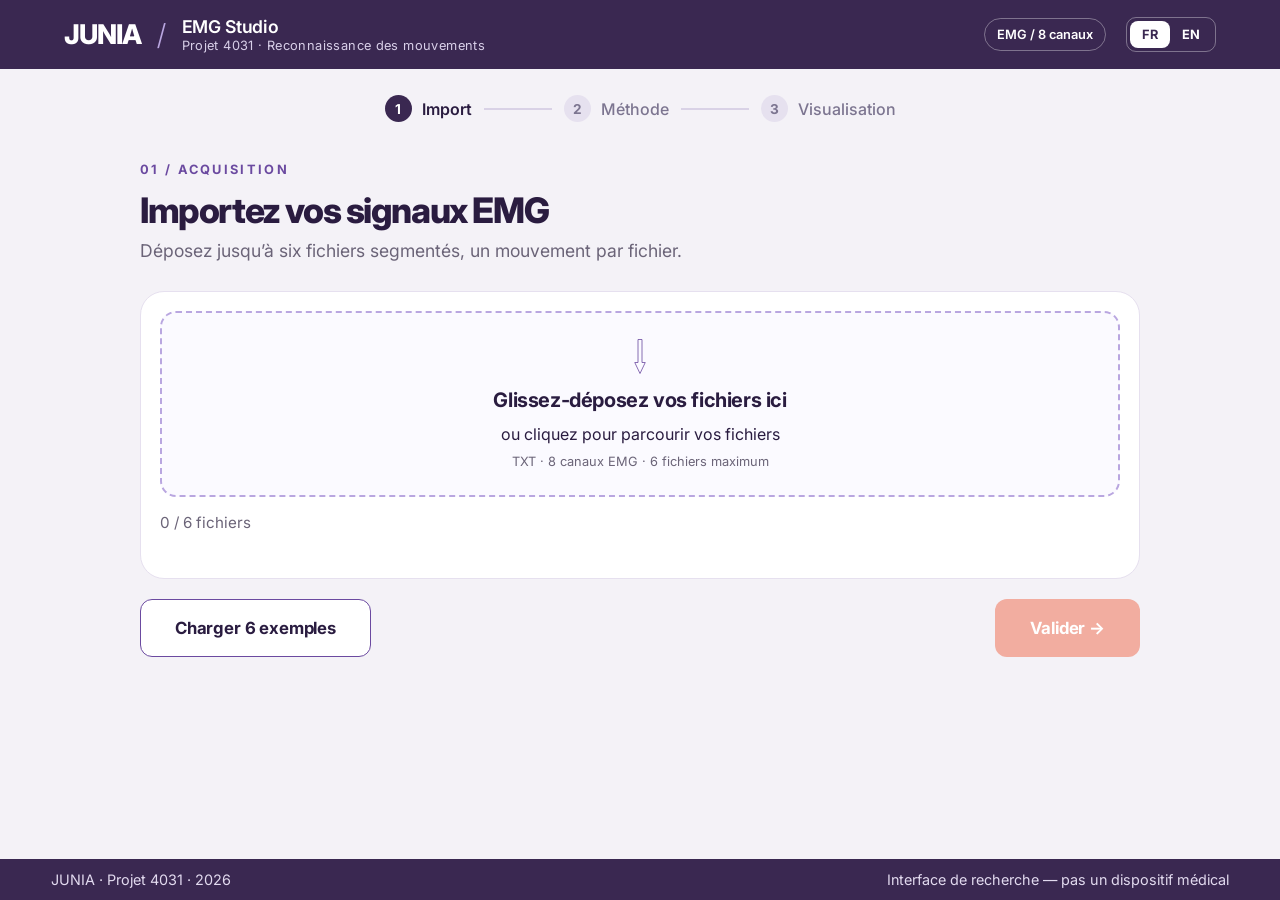
<file: index.html>
<!DOCTYPE html>
<html lang="fr">
<head>
  <meta charset="UTF-8">
  <meta name="viewport" content="width=device-width, initial-scale=1">
  <title>EMG Studio – Import</title>
  <link rel="preconnect" href="https://fonts.googleapis.com">
  <link rel="preconnect" href="https://fonts.gstatic.com" crossorigin>
  <link href="https://fonts.googleapis.com/css2?family=Inter:wght@400;500;600;700;800&display=swap" rel="stylesheet">
  <link rel="stylesheet" href="style.css">
</head>
<body>
  <div class="page">

    <header class="header">
      <div class="brand">
        <span class="brand__logo">JUNIA</span>
        <span class="brand__sep" aria-hidden="true">/</span>
        <div class="brand__text">
          <strong>EMG Studio</strong>
          <span data-i18n="subtitle">Projet 4031 · Reconnaissance des mouvements</span>
        </div>
      </div>

      <div class="header__tools">
        <span class="pill" data-i18n="channels">EMG / 8 canaux</span>
        <div class="lang" role="group" aria-label="Langue">
          <button type="button" class="lang__btn" data-lang="fr" aria-pressed="true">FR</button>
          <button type="button" class="lang__btn" data-lang="en" aria-pressed="false">EN</button>
        </div>
      </div>
    </header>

    <main class="main">
      <ol class="stepper" aria-label="Étapes">
        <li class="step step--active" aria-current="step">
          <span class="step__circle">1</span><span data-i18n="step1">Import</span>
        </li>
        <li class="step__line" aria-hidden="true"></li>
        <li class="step">
          <span class="step__circle">2</span><span data-i18n="step2">Méthode</span>
        </li>
        <li class="step__line" aria-hidden="true"></li>
        <li class="step">
          <span class="step__circle">3</span><span data-i18n="step3">Visualisation</span>
        </li>
      </ol>

      <section class="content">
        <p class="eyebrow" data-i18n="eyebrow">01 / Acquisition</p>
        <h1 class="title" data-i18n="title">Importez vos signaux EMG</h1>
        <p class="lead" data-i18n="lead">Déposez jusqu’à six fichiers segmentés, un mouvement par fichier.</p>

        <div class="card">
          <div class="dropzone" id="dropzone" role="button" tabindex="0">
            <svg class="dropzone__icon" viewBox="0 0 24 70" aria-hidden="true">
              <path d="M8 1h8v46h6.5L12 69 1.5 47H8z" fill="none" stroke="currentColor" stroke-width="1.6" stroke-linejoin="round"/>
            </svg>
            <p class="dropzone__title" data-i18n="dropTitle">Glissez-déposez vos fichiers ici</p>
            <p class="dropzone__sub" data-i18n="dropSub">ou cliquez pour parcourir vos fichiers</p>
            <p class="dropzone__hint" data-i18n="dropHint">TXT · 8 canaux EMG · 6 fichiers maximum</p>
            <input type="file" id="fileInput" accept=".txt,text/plain" multiple hidden>
          </div>

          <div class="card__status">
            <p class="counter" id="counter" aria-live="polite">0 / 6 fichiers</p>
            <ul class="file-list" id="fileList"></ul>
          </div>
          <p class="message" id="message" role="alert"></p>
        </div>

        <div class="actions">
          <button type="button" class="btn btn--outline" id="exampleBtn" data-i18n="examples">Charger 6 exemples</button>
          <button type="button" class="btn btn--primary" id="validateBtn" disabled>
            <span data-i18n="validate">Valider</span> <span aria-hidden="true">→</span>
          </button>
        </div>
      </section>
    </main>

    <footer class="footer">
      <span>JUNIA · Projet 4031 · 2026</span>
      <span data-i18n="disclaimer">Interface de recherche — pas un dispositif médical</span>
    </footer>
  </div>

  <script src="storage.js"></script>
  <script src="import.js"></script>
</body>
</html>
</file>
<file: style.css>
:root {
  --purple-dark: #3a2851;
  --purple: #6b4aa0;
  --purple-soft: #b9a6e0;
  --ink: #2a1c40;
  --muted: #6b6478;
  --orange: #ee6c4d;
  --orange-disabled: #f2ada0;
  --bg: #f4f2f7;
  --line: #d9d2e6;
}

*, *::before, *::after { box-sizing: border-box; }

body {
  margin: 0;
  background: var(--bg);
  color: var(--ink);
  font-family: "Inter", system-ui, sans-serif;
}

.page { min-height: 100vh; display: flex; flex-direction: column; }

/* ---------- Header ---------- */
.header {
  display: flex;
  align-items: center;
  justify-content: space-between;
  gap: 16px;
  min-height: 69px;
  padding: 8px 64px;
  background: var(--purple-dark);
  color: #fff;
}
.brand { display: flex; align-items: center; gap: 16px; }
.brand__logo { font-size: 1.7rem; font-weight: 800; letter-spacing: -.04em; }
.brand__sep { font-size: 1.8rem; font-weight: 300; color: var(--purple-soft); }
.brand__text { display: flex; flex-direction: column; line-height: 1.25; }
.brand__text strong { font-size: 1.1rem; font-weight: 600; letter-spacing: -.01em; }
.brand__text span { font-size: .8rem; color: #d8cfe8; letter-spacing: .03em; }

.header__tools { display: flex; align-items: center; gap: 20px; }
.pill {
  padding: 8px 12px;
  border: 1px solid rgba(255,255,255,.35);
  border-radius: 999px;
  font-size: .8rem;
  font-weight: 600;
  white-space: nowrap;
}
.lang {
  display: flex;
  padding: 3px;
  border: 1px solid rgba(255,255,255,.35);
  border-radius: 10px;
}
.lang__btn {
  padding: 6px 12px;
  border: 0;
  border-radius: 8px;
  background: transparent;
  color: #fff;
  font: inherit;
  font-size: .8rem;
  font-weight: 700;
  cursor: pointer;
}
.lang__btn[aria-pressed="true"] { background: #fff; color: var(--purple-dark); }
.lang__btn:focus-visible { outline: 2px solid var(--purple-soft); outline-offset: 2px; }

/* ---------- Stepper ---------- */
.main { flex: 1; padding: 26px 24px 48px; }

.stepper {
  list-style: none;
  margin: 0 auto;
  padding: 0;
  display: flex;
  align-items: center;
  justify-content: center;
  gap: 12px;
  color: #7c7590;
  font-weight: 500;
}
.step { display: flex; align-items: center; gap: 10px; }
.step__circle {
  width: 27px; height: 27px;
  display: grid; place-items: center;
  border-radius: 50%;
  background: #e6e1ef;
  color: #7c7590;
  font-size: .85rem;
  font-weight: 700;
}
.step--active { color: var(--ink); font-weight: 600; }
.step--active .step__circle { background: var(--purple-dark); color: #fff; }
.step__line { width: 68px; height: 2px; background: var(--line); }

/* ---------- Contenu ---------- */
.content { max-width: 1000px; margin: 40px auto 0; }

.eyebrow {
  margin: 0 0 14px;
  color: var(--purple);
  font-size: .8rem;
  font-weight: 700;
  letter-spacing: .18em;
  text-transform: uppercase;
}
.title {
  margin: 0 0 10px;
  font-size: 2.2rem;
  font-weight: 800;
  letter-spacing: -.04em;
  line-height: 1.1;
}
.lead { margin: 0 0 30px; color: var(--muted); font-size: 1.1rem; }

/* ---------- Carte + dropzone ---------- */
.card {
  padding: 19px;
  background: #fff;
  border: 1px solid #e6e0ef;
  border-radius: 24px;
}
.dropzone {
  display: flex;
  flex-direction: column;
  align-items: center;
  justify-content: center;
  min-height: 186px;
  padding: 24px;
  border: 2px dashed var(--purple-soft);
  border-radius: 16px;
  background: #fbfaff;
  text-align: center;
  cursor: pointer;
  transition: background-color .15s, border-color .15s;
}
.dropzone:hover,
.dropzone.is-dragover { background: #f3eefc; border-color: var(--purple); }
.dropzone:focus-visible { outline: 3px solid var(--purple); outline-offset: 3px; }

.dropzone__icon { width: 12px; height: 35px; margin-bottom: 14px; color: var(--purple); }
.dropzone__title { margin: 0 0 12px; font-size: 1.25rem; font-weight: 700; letter-spacing: -.02em; color: var(--ink); }
.dropzone__sub { margin: 0 0 10px; font-size: 1rem; }
.dropzone__hint { margin: 0; color: var(--muted); font-size: .8rem; }

.card__status {
  display: flex;
  align-items: center;
  flex-wrap: wrap;
  gap: 8px 16px;
  margin-top: 16px;
}
.counter { margin: 0; color: var(--muted); font-size: .95rem; }

.file-list { list-style: none; margin: 0; padding: 0; display: flex; flex-wrap: wrap; gap: 8px; }
.file-list__item {
  display: flex;
  align-items: center;
  gap: 8px;
  padding: 4px 6px 4px 12px;
  border-radius: 999px;
  background: #efeaf8;
  font-size: .85rem;
}
.file-list__remove {
  width: 22px; height: 22px;
  border: 0; border-radius: 50%;
  background: var(--purple-dark); color: #fff;
  font-size: .95rem; line-height: 1; cursor: pointer;
}
.file-list__remove:focus-visible { outline: 2px solid var(--orange); outline-offset: 2px; }

.message { margin: 10px 0 0; min-height: 1.2em; color: #c2410c; font-size: .9rem; }

/* ---------- Boutons ---------- */
.actions { display: flex; justify-content: space-between; gap: 16px; margin-top: 20px; }
.btn {
  padding: 18px 34px;
  border-radius: 12px;
  font: inherit;
  font-size: 1.05rem;
  font-weight: 700;
  letter-spacing: -.01em;
  cursor: pointer;
  transition: transform .1s, background-color .15s;
}
.btn:focus-visible { outline: 3px solid var(--purple); outline-offset: 3px; }
.btn--outline { background: #fff; border: 1.5px solid var(--purple); color: var(--ink); }
.btn--outline:hover { background: #f3eefc; }
.btn--primary { background: var(--orange); border: 1.5px solid transparent; color: #fff; }
.btn--primary:hover:not(:disabled) { transform: translateY(-1px); }
.btn--primary:disabled { background: var(--orange-disabled); cursor: not-allowed; }

/* ---------- Footer ---------- */
.footer {
  display: flex;
  justify-content: space-between;
  flex-wrap: wrap;
  gap: 8px;
  padding: 12px 51px;
  background: var(--purple-dark);
  color: #e2daef;
  font-size: .9rem;
}

/* ---------- Responsive ---------- */
@media (max-width: 800px) {
  .header { padding: 12px 20px; flex-wrap: wrap; }
  .footer { padding: 12px 20px; }
  .step__line { width: 28px; }
  .title { font-size: 1.8rem; }
  .actions { flex-direction: column; }
  .btn { width: 100%; }
}
@media (max-width: 560px) {
  .stepper .step span:not(.step__circle) { display: none; }
  .pill { display: none; }
}
</file>
<file: chargement.css>
/* Page de chargement (se charge après style.css et réutilise ses variables) */

/* Étapes terminées dans le stepper */
.step--done { color: var(--ink); }
.step__circle--done { background: var(--purple); color: #fff; }
.step__line--done { background: var(--purple-dark); }

.content--loading { max-width: 640px; margin-top: 56px; }
.content--loading .title { text-align: center; font-size: 1.5rem; letter-spacing: -.02em; margin-bottom: 8px; }
.content--loading .lead { text-align: center; font-size: 1rem; margin-bottom: 28px; min-height: 1.5em; }
.actions--center { justify-content: center; }
.error {
  margin: 0 0 20px;
  padding: 12px 16px;
  border: 1px solid #f3b9a3;
  border-radius: 12px;
  background: #fff3ee;
  color: #c2410c;
  font-size: .95rem;
  text-align: center;
}

/* ---------- Carte de progression ---------- */
.loader { padding: 32px 32px 30px; }
.loader__head {
  display: flex;
  align-items: baseline;
  justify-content: space-between;
  margin-bottom: 14px;
  font-weight: 600;
}
.loader__percent {
  font-size: 1.6rem;
  font-weight: 800;
  letter-spacing: -.03em;
  font-variant-numeric: tabular-nums;
}

.progress { height: 14px; border-radius: 999px; background: #e6e1ef; overflow: hidden; }
.progress__bar { width: 0; height: 100%; border-radius: 999px; background: var(--purple); }

/* ---------- Étapes de l'analyse ---------- */
.stages { list-style: none; margin: 28px 0 0; padding: 0; display: grid; gap: 14px; }
.stage { display: flex; align-items: center; gap: 12px; color: var(--muted); }
.stage--done { color: var(--ink); }
.stage--active { color: var(--ink); font-weight: 600; }

.stage__icon {
  flex: none;
  width: 22px; height: 22px;
  display: grid; place-items: center;
  border: 1.5px solid var(--line);
  border-radius: 50%;
}
.stage--done .stage__icon { background: var(--purple); border-color: var(--purple); color: #fff; }
.stage--active .stage__icon {
  border-color: var(--purple-soft);
  border-top-color: var(--purple);
  animation: spin .9s linear infinite;
}
@keyframes spin { to { transform: rotate(360deg); } }

@media (prefers-reduced-motion: reduce) {
  .stage--active .stage__icon { animation: none; border-color: var(--purple); }
}
@media (max-width: 560px) {
  .loader { padding: 24px 20px; }
}
</file>
<file: methode.css>
/* Page 2 – Choix de la méthode (se charge après style.css et réutilise ses variables) */

/* Étape terminée dans le stepper */
.step--done { color: var(--ink); }
.step__circle--done { background: var(--purple); color: #fff; }
.step__line--done { background: var(--purple-dark); }

.content--methods { margin-top: 36px; }
.title--center { text-align: center; font-size: 1.5rem; letter-spacing: -.02em; margin-bottom: 8px; }
.lead--center { text-align: center; font-size: 1rem; margin-bottom: 28px; min-height: 1.5em; }

/* ---------- Cartes de choix ---------- */
.methods {
  display: grid;
  grid-template-columns: repeat(3, minmax(0, 1fr));
  gap: 28px;
}
.method { display: block; position: relative; cursor: pointer; }

/* Le bouton radio reste accessible au clavier mais n'est pas dessiné */
.method__input {
  position: absolute;
  width: 1px; height: 1px;
  margin: 0; opacity: 0;
}

.method__body {
  position: relative;
  display: flex;
  flex-direction: column;
  height: 100%;
  padding: 24px 24px 22px;
  background: #fff;
  border: 2px solid var(--purple);
  border-radius: 20px;
  transition: background-color .15s, box-shadow .15s, border-color .15s;
}
.method:hover .method__body { border-color: var(--purple-dark); }
.method__input:focus-visible + .method__body { outline: 3px solid var(--purple); outline-offset: 3px; }
.method__input:checked + .method__body {
  background: #f7f3fd;
  border-color: var(--purple-dark);
  box-shadow: 0 0 0 3px var(--purple-soft);
}

.method__name { font-size: 1.5rem; font-weight: 800; letter-spacing: -.02em; padding-right: 52px; }
.method__full { margin: 8px 0 22px; color: var(--muted); font-size: .9rem; font-weight: 600; }
.method__desc { flex: 1; margin-bottom: 22px; font-size: 1rem; line-height: 1.45; }

.method__tag {
  padding: 10px 14px;
  border: 2px solid var(--purple);
  border-radius: 12px;
  background: var(--purple-soft);
  color: var(--purple-dark);
  font-size: .85rem;
  font-weight: 700;
  text-align: center;
}

/* Pastille de sélection */
.method__check {
  position: absolute;
  top: 20px; right: 20px;
  width: 36px; height: 36px;
  display: grid; place-items: center;
  border: 1.5px solid var(--line);
  border-radius: 50%;
  background: #fff;
  color: transparent;
  transition: background-color .15s, border-color .15s, color .15s;
}
.method__input:checked + .method__body .method__check {
  background: var(--purple);
  border-color: var(--purple);
  color: #fff;
}

@media (max-width: 900px) {
  .methods { grid-template-columns: 1fr; gap: 20px; }
}
@media (prefers-reduced-motion: reduce) {
  .method__body, .method__check { transition: none; }
}
</file>
